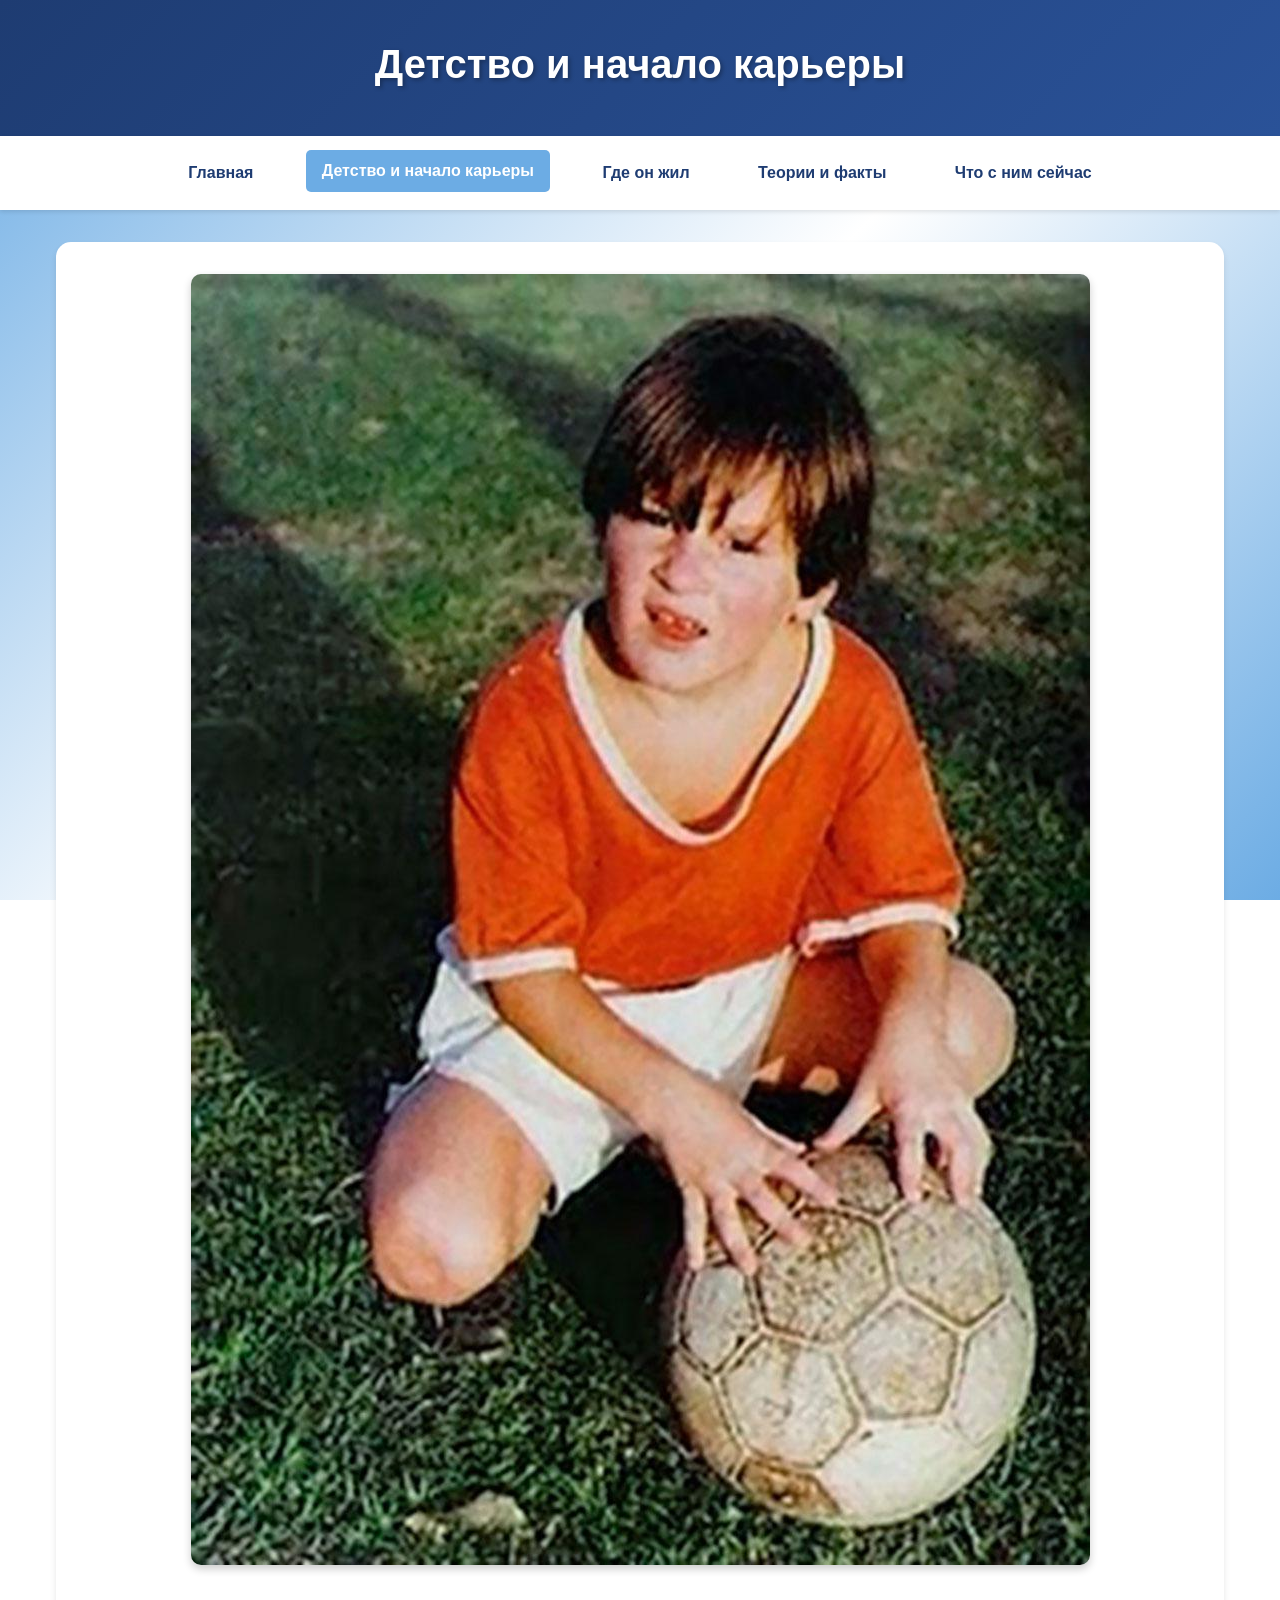
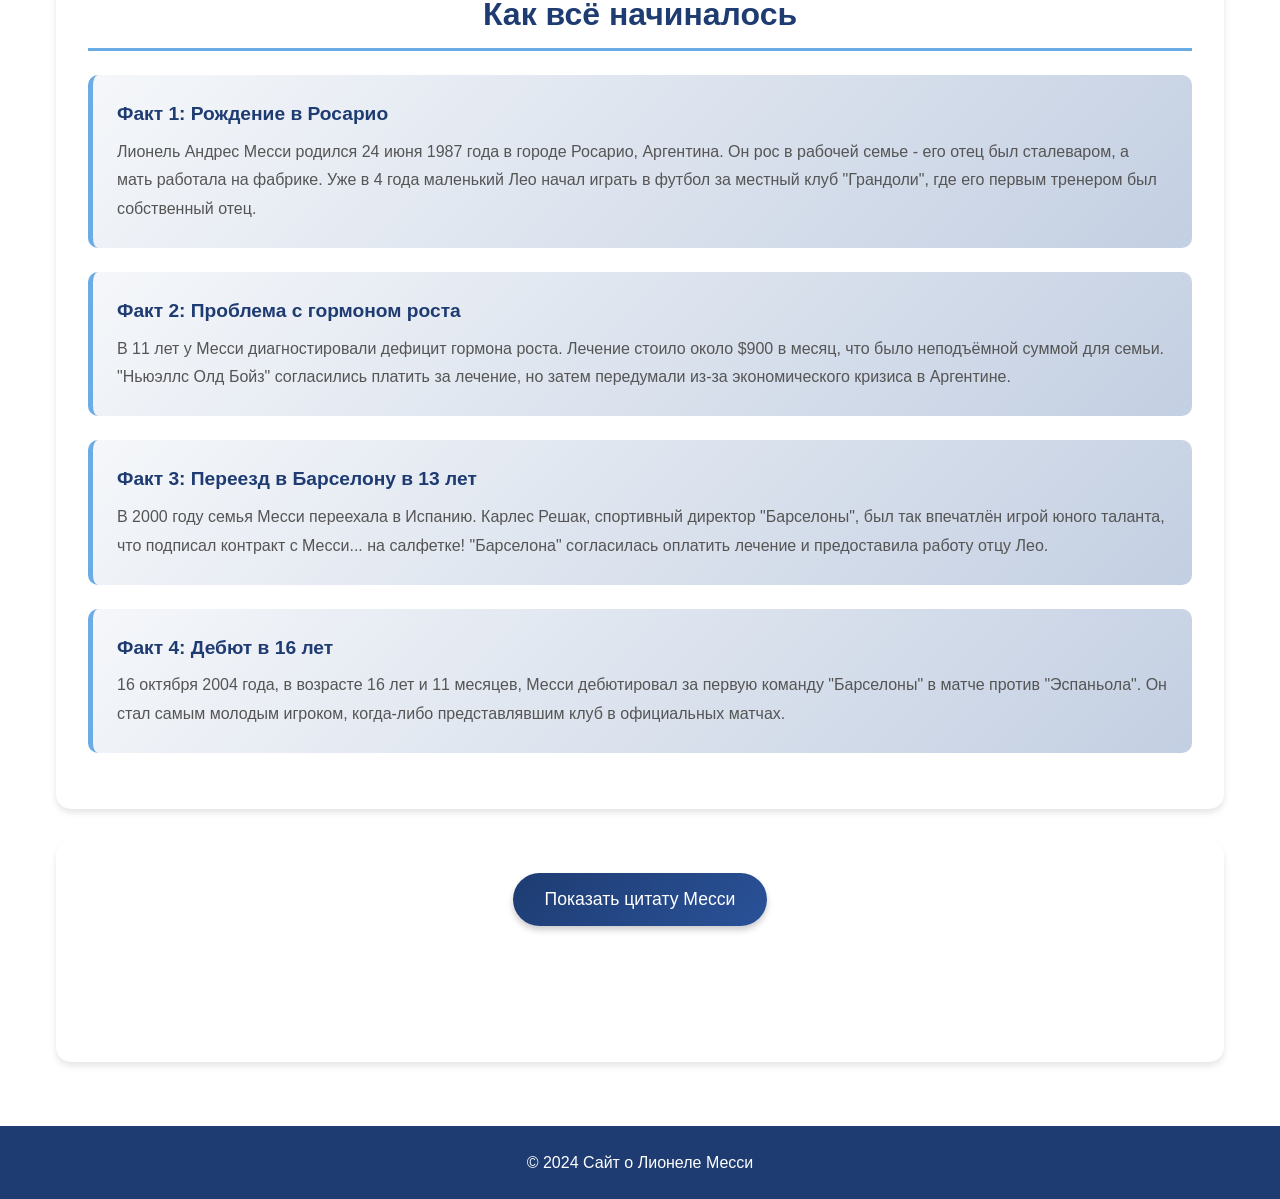
<file: childhood.html>
<!DOCTYPE html>
<html lang="ru">
<head>
    <meta charset="UTF-8">
    <meta name="viewport" content="width=device-width, initial-scale=1.0">
    <title>Детство и начало карьеры - Месси</title>
    <link rel="stylesheet" href="style.css">
</head>
<body>
    <header class="page-header">
        <h1>Детство и начало карьеры</h1>
    </header>

    <nav class="main-nav">
        <a href="index.html">Главная</a>
        <a href="childhood.html" class="active">Детство и начало карьеры</a>
        <a href="life.html">Где он жил</a>
        <a href="theories.html">Теории и факты</a>
        <a href="current.html">Что с ним сейчас</a>
    </nav>

    <main class="container">
        <section class="content-section">
            <img src="mm.jpeg" alt="Месси в детстве" class="content-image">
            
            <h2>Как всё начиналось</h2>
            
            <div class="fact-box">
                <h3>Факт 1: Рождение в Росарио</h3>
                <p>Лионель Андрес Месси родился 24 июня 1987 года в городе Росарио, Аргентина. Он рос в рабочей семье - его отец был сталеваром, а мать работала на фабрике. Уже в 4 года маленький Лео начал играть в футбол за местный клуб "Грандоли", где его первым тренером был собственный отец.</p>
            </div>

            <div class="fact-box">
                <h3>Факт 2: Проблема с гормоном роста</h3>
                <p>В 11 лет у Месси диагностировали дефицит гормона роста. Лечение стоило около $900 в месяц, что было неподъёмной суммой для семьи. "Ньюэллс Олд Бойз" согласились платить за лечение, но затем передумали из-за экономического кризиса в Аргентине.</p>
            </div>

            <div class="fact-box">
                <h3>Факт 3: Переезд в Барселону в 13 лет</h3>
                <p>В 2000 году семья Месси переехала в Испанию. Карлес Решак, спортивный директор "Барселоны", был так впечатлён игрой юного таланта, что подписал контракт с Месси... на салфетке! "Барселона" согласилась оплатить лечение и предоставила работу отцу Лео.</p>
            </div>

            <div class="fact-box">
                <h3>Факт 4: Дебют в 16 лет</h3>
                <p>16 октября 2004 года, в возрасте 16 лет и 11 месяцев, Месси дебютировал за первую команду "Барселоны" в матче против "Эспаньола". Он стал самым молодым игроком, когда-либо представлявшим клуб в официальных матчах.</p>
            </div>
        </section>

        <div class="quote-section">
            <button class="quote-btn" onclick="showQuote()">Показать цитату Месси</button>
            <div id="quote-display" class="quote-display"></div>
        </div>
    </main>

    <footer>
        <p>&copy; 2024 Сайт о Лионеле Месси</p>
    </footer>

    <script src="script.js"></script>
</body>
</html>
</file>
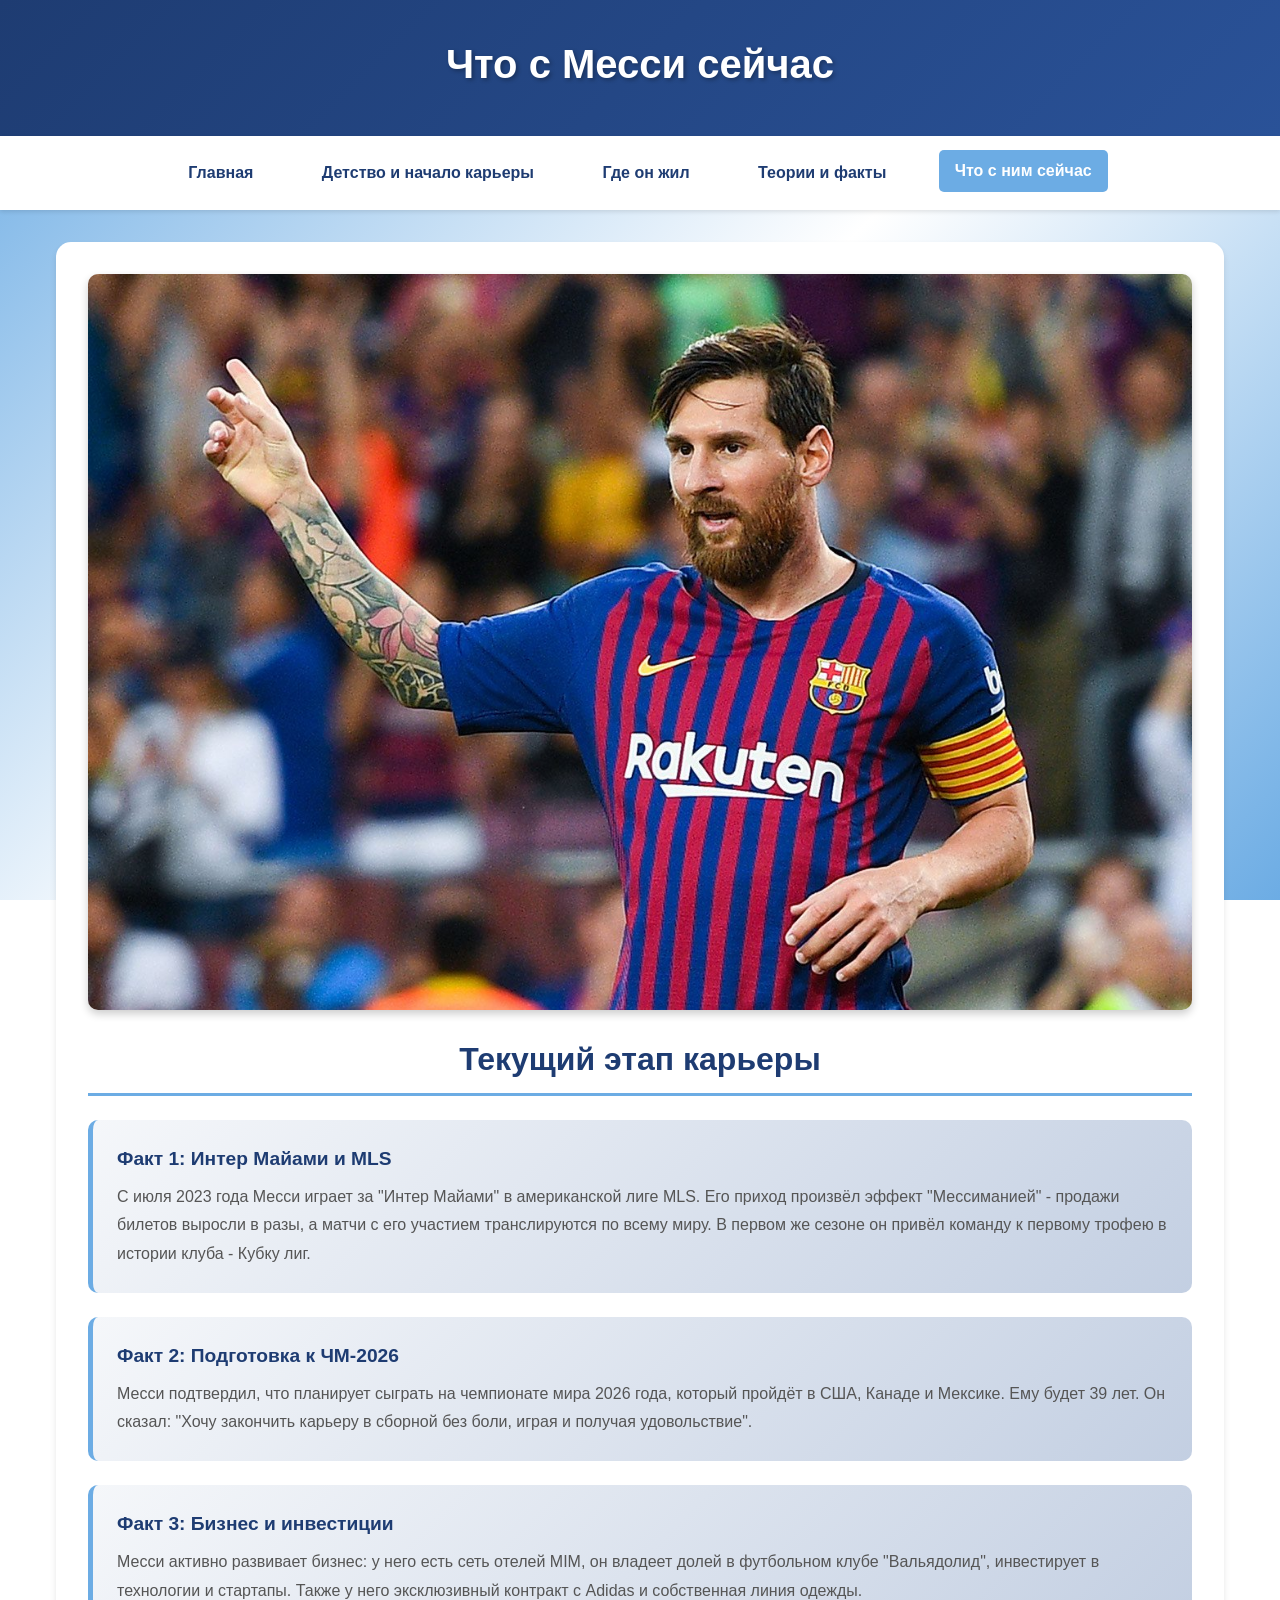
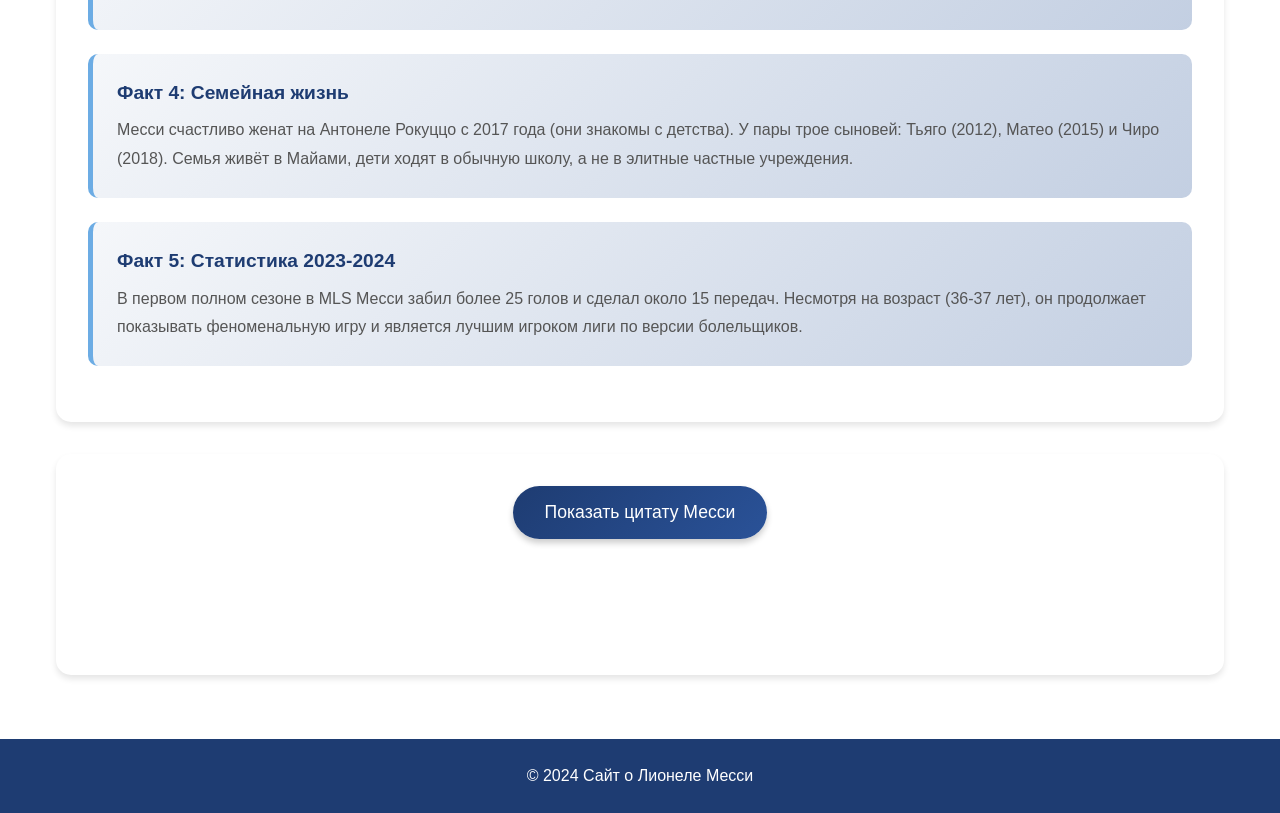
<file: current.html>
<!DOCTYPE html>
<html lang="ru">
<head>
    <meta charset="UTF-8">
    <meta name="viewport" content="width=device-width, initial-scale=1.0">
    <title>Что с Месси сейчас - 2024</title>
    <link rel="stylesheet" href="style.css">
</head>
<body>
    <header class="page-header">
        <h1>Что с Месси сейчас</h1>
    </header>

    <nav class="main-nav">
        <a href="index.html">Главная</a>
        <a href="childhood.html">Детство и начало карьеры</a>
        <a href="life.html">Где он жил</a>
        <a href="theories.html">Теории и факты</a>
        <a href="current.html" class="active">Что с ним сейчас</a>
    </nav>

    <main class="container">
        <section class="content-section">
            <img src="phe.jpg" alt="Месси в Интер Майами" class="content-image">
            
            <h2>Текущий этап карьеры</h2>
            
            <div class="fact-box">
                <h3>Факт 1: Интер Майами и MLS</h3>
                <p>С июля 2023 года Месси играет за "Интер Майами" в американской лиге MLS. Его приход произвёл эффект "Мессиманией" - продажи билетов выросли в разы, а матчи с его участием транслируются по всему миру. В первом же сезоне он привёл команду к первому трофею в истории клуба - Кубку лиг.</p>
            </div>

            <div class="fact-box">
                <h3>Факт 2: Подготовка к ЧМ-2026</h3>
                <p>Месси подтвердил, что планирует сыграть на чемпионате мира 2026 года, который пройдёт в США, Канаде и Мексике. Ему будет 39 лет. Он сказал: "Хочу закончить карьеру в сборной без боли, играя и получая удовольствие".</p>
            </div>

            <div class="fact-box">
                <h3>Факт 3: Бизнес и инвестиции</h3>
                <p>Месси активно развивает бизнес: у него есть сеть отелей MIM, он владеет долей в футбольном клубе "Вальядолид", инвестирует в технологии и стартапы. Также у него эксклюзивный контракт с Adidas и собственная линия одежды.</p>
            </div>

            <div class="fact-box">
                <h3>Факт 4: Семейная жизнь</h3>
                <p>Месси счастливо женат на Антонеле Рокуццо с 2017 года (они знакомы с детства). У пары трое сыновей: Тьяго (2012), Матео (2015) и Чиро (2018). Семья живёт в Майами, дети ходят в обычную школу, а не в элитные частные учреждения.</p>
            </div>

            <div class="fact-box">
                <h3>Факт 5: Статистика 2023-2024</h3>
                <p>В первом полном сезоне в MLS Месси забил более 25 голов и сделал около 15 передач. Несмотря на возраст (36-37 лет), он продолжает показывать феноменальную игру и является лучшим игроком лиги по версии болельщиков.</p>
            </div>
        </section>

        <div class="quote-section">
            <button class="quote-btn" onclick="showQuote()">Показать цитату Месси</button>
            <div id="quote-display" class="quote-display"></div>
        </div>
    </main>

    <footer>
        <p>&copy; 2024 Сайт о Лионеле Месси</p>
    </footer>

    <script src="script.js"></script>
</body>
</html>
</file>
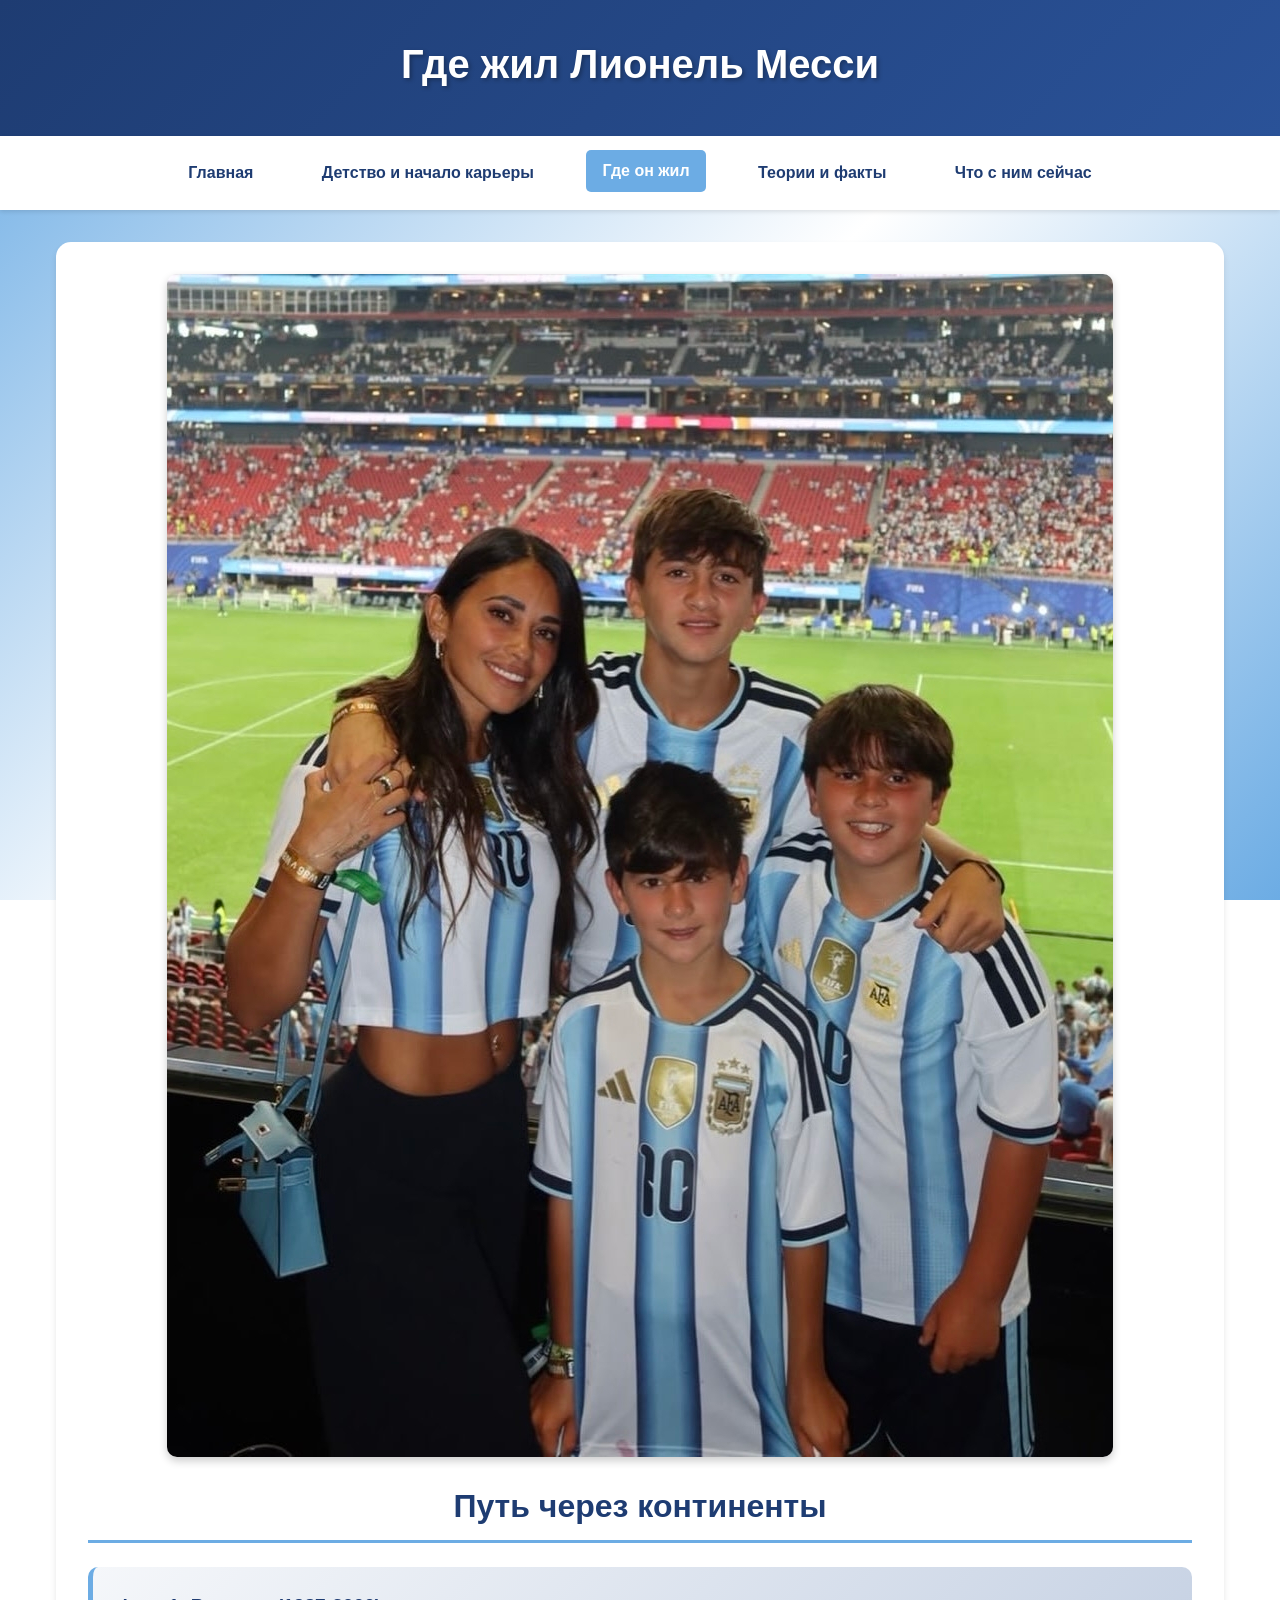
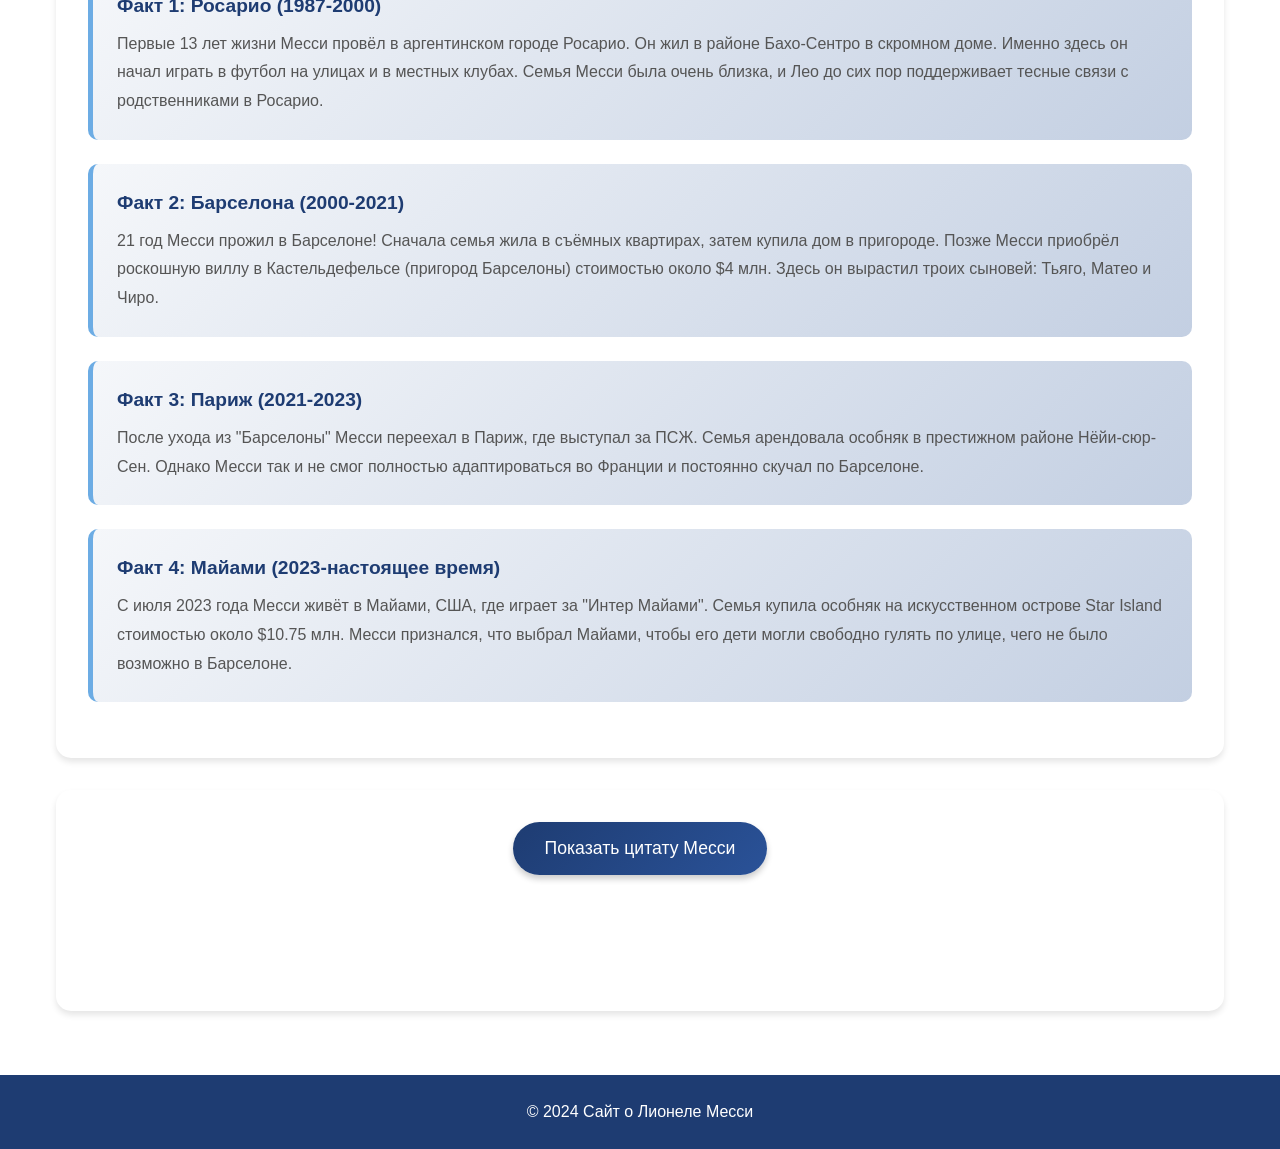
<file: life.html>
<!DOCTYPE html>
<html lang="ru">
<head>
    <meta charset="UTF-8">
    <meta name="viewport" content="width=device-width, initial-scale=1.0">
    <title>Где жил Месси - География жизни</title>
    <link rel="stylesheet" href="style.css">
</head>
<body>
    <header class="page-header">
        <h1>Где жил Лионель Месси</h1>
    </header>

    <nav class="main-nav">
        <a href="index.html">Главная</a>
        <a href="childhood.html">Детство и начало карьеры</a>
        <a href="life.html" class="active">Где он жил</a>
        <a href="theories.html">Теории и факты</a>
        <a href="current.html">Что с ним сейчас</a>
    </nav>

    <main class="container">
        <section class="content-section">
            <img src="JJHH.jpg" alt="Месси" class="content-image">
            
            <h2>Путь через континенты</h2>
            
            <div class="fact-box">
                <h3>Факт 1: Росарио (1987-2000)</h3>
                <p>Первые 13 лет жизни Месси провёл в аргентинском городе Росарио. Он жил в районе Бахо-Сентро в скромном доме. Именно здесь он начал играть в футбол на улицах и в местных клубах. Семья Месси была очень близка, и Лео до сих пор поддерживает тесные связи с родственниками в Росарио.</p>
            </div>

            <div class="fact-box">
                <h3>Факт 2: Барселона (2000-2021)</h3>
                <p>21 год Месси прожил в Барселоне! Сначала семья жила в съёмных квартирах, затем купила дом в пригороде. Позже Месси приобрёл роскошную виллу в Кастельдефельсе (пригород Барселоны) стоимостью около $4 млн. Здесь он вырастил троих сыновей: Тьяго, Матео и Чиро.</p>
            </div>

            <div class="fact-box">
                <h3>Факт 3: Париж (2021-2023)</h3>
                <p>После ухода из "Барселоны" Месси переехал в Париж, где выступал за ПСЖ. Семья арендовала особняк в престижном районе Нёйи-сюр-Сен. Однако Месси так и не смог полностью адаптироваться во Франции и постоянно скучал по Барселоне.</p>
            </div>

            <div class="fact-box">
                <h3>Факт 4: Майами (2023-настоящее время)</h3>
                <p>С июля 2023 года Месси живёт в Майами, США, где играет за "Интер Майами". Семья купила особняк на искусственном острове Star Island стоимостью около $10.75 млн. Месси признался, что выбрал Майами, чтобы его дети могли свободно гулять по улице, чего не было возможно в Барселоне.</p>
            </div>
        </section>

        <div class="quote-section">
            <button class="quote-btn" onclick="showQuote()">Показать цитату Месси</button>
            <div id="quote-display" class="quote-display"></div>
        </div>
    </main>

    <footer>
        <p>&copy; 2024 Сайт о Лионеле Месси</p>
    </footer>

    <script src="script.js"></script>
</body>
</html>
</file>
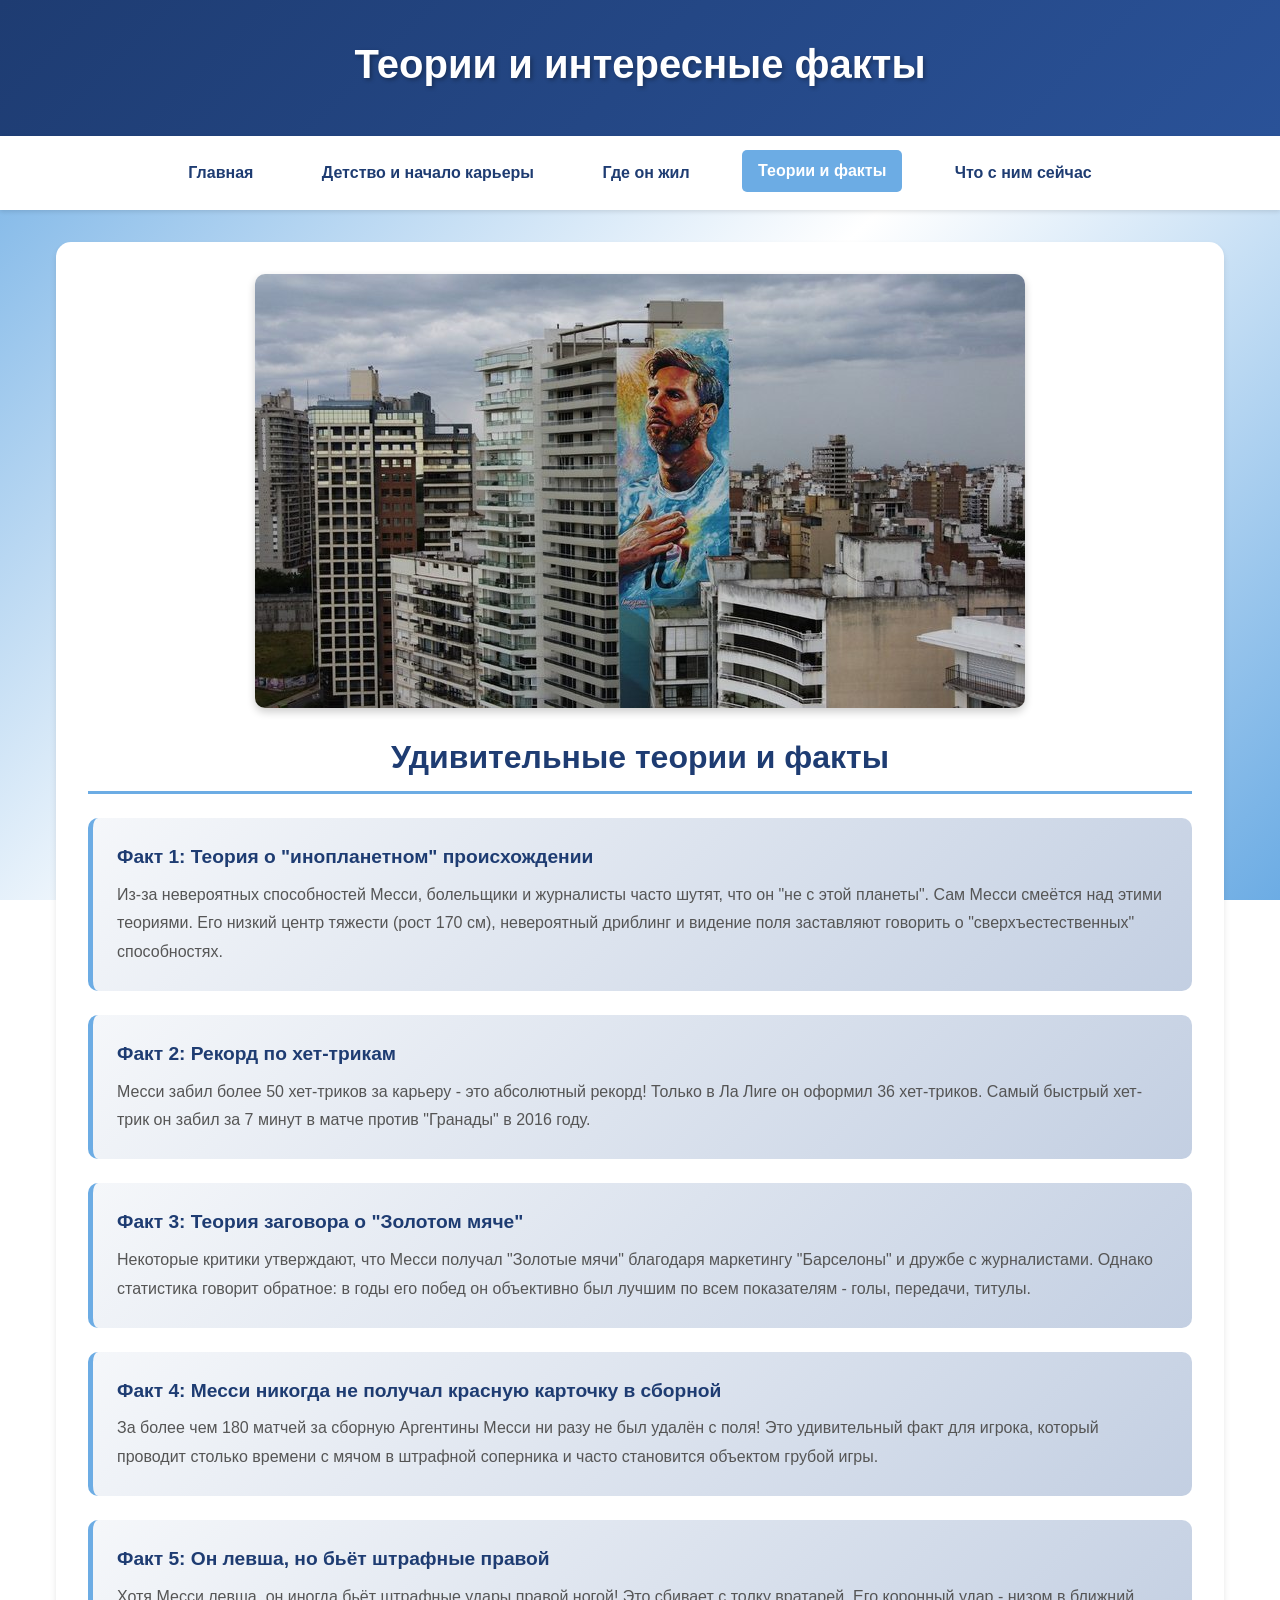
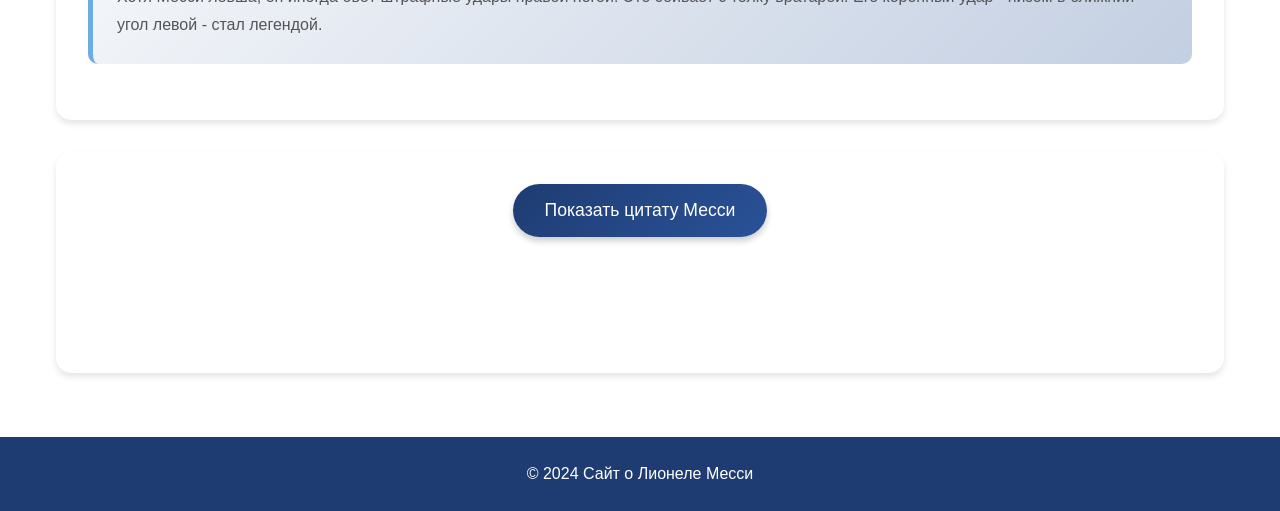
<file: theories.html>
<!DOCTYPE html>
<html lang="ru">
<head>
    <meta charset="UTF-8">
    <meta name="viewport" content="width=device-width, initial-scale=1.0">
    <title>Теории и интересные факты - Месси</title>
    <link rel="stylesheet" href="style.css">
</head>
<body>
    <header class="page-header">
        <h1>Теории и интересные факты</h1>
    </header>

    <nav class="main-nav">
        <a href="index.html">Главная</a>
        <a href="childhood.html">Детство и начало карьеры</a>
        <a href="life.html">Где он жил</a>
        <a href="theories.html" class="active">Теории и факты</a>
        <a href="current.html">Что с ним сейчас</a>
    </nav>

    <main class="container">
        <section class="content-section">
            <img src="Xs.jpg" alt="Месси играет" class="content-image">
            
            <h2>Удивительные теории и факты</h2>
            
            <div class="fact-box">
                <h3>Факт 1: Теория о "инопланетном" происхождении</h3>
                <p>Из-за невероятных способностей Месси, болельщики и журналисты часто шутят, что он "не с этой планеты". Сам Месси смеётся над этими теориями. Его низкий центр тяжести (рост 170 см), невероятный дриблинг и видение поля заставляют говорить о "сверхъестественных" способностях.</p>
            </div>

            <div class="fact-box">
                <h3>Факт 2: Рекорд по хет-трикам</h3>
                <p>Месси забил более 50 хет-триков за карьеру - это абсолютный рекорд! Только в Ла Лиге он оформил 36 хет-триков. Самый быстрый хет-трик он забил за 7 минут в матче против "Гранады" в 2016 году.</p>
            </div>

            <div class="fact-box">
                <h3>Факт 3: Теория заговора о "Золотом мяче"</h3>
                <p>Некоторые критики утверждают, что Месси получал "Золотые мячи" благодаря маркетингу "Барселоны" и дружбе с журналистами. Однако статистика говорит обратное: в годы его побед он объективно был лучшим по всем показателям - голы, передачи, титулы.</p>
            </div>

            <div class="fact-box">
                <h3>Факт 4: Месси никогда не получал красную карточку в сборной</h3>
                <p>За более чем 180 матчей за сборную Аргентины Месси ни разу не был удалён с поля! Это удивительный факт для игрока, который проводит столько времени с мячом в штрафной соперника и часто становится объектом грубой игры.</p>
            </div>

            <div class="fact-box">
                <h3>Факт 5: Он левша, но бьёт штрафные правой</h3>
                <p>Хотя Месси левша, он иногда бьёт штрафные удары правой ногой! Это сбивает с толку вратарей. Его коронный удар - низом в ближний угол левой - стал легендой.</p>
            </div>
        </section>

        <div class="quote-section">
            <button class="quote-btn" onclick="showQuote()">Показать цитату Месси</button>
            <div id="quote-display" class="quote-display"></div>
        </div>
    </main>

    <footer>
        <p>&copy; 2024 Сайт о Лионеле Месси</p>
    </footer>

    <script src="script.js"></script>
</body>
</html>
</file>
<file: style.css>
* {
    margin: 0;
    padding: 0;
    box-sizing: border-box;
}

body {
    font-family: 'Segoe UI', Tahoma, Geneva, Verdana, sans-serif;
    background: linear-gradient(135deg, #6CACE4 0%, #FFFFFF 50%, #6CACE4 100%);
    background-attachment: fixed;
    color: #333;
    line-height: 1.6;
    min-height: 100vh;
}

/* Заголовки страниц */
.main-header, .page-header {
    background: linear-gradient(135deg, #1e3c72 0%, #2a5298 100%);
    color: white;
    text-align: center;
    padding: 2rem 1rem;
    box-shadow: 0 4px 6px rgba(0,0,0,0.1);
}

.main-header h1, .page-header h1 {
    font-size: 2.5rem;
    margin-bottom: 0.5rem;
    text-shadow: 2px 2px 4px rgba(0,0,0,0.3);
}

.subtitle {
    font-size: 1.2rem;
    opacity: 0.9;
}

/* Навигация */
.main-nav {
    background: white;
    padding: 1rem;
    text-align: center;
    box-shadow: 0 2px 4px rgba(0,0,0,0.1);
    position: sticky;
    top: 0;
    z-index: 100;
}

.main-nav a {
    color: #1e3c72;
    text-decoration: none;
    margin: 0 1rem;
    padding: 0.5rem 1rem;
    border-radius: 5px;
    transition: all 0.3s;
    font-weight: 600;
    display: inline-block;
}

.main-nav a:hover, .main-nav a.active {
    background: #6CACE4;
    color: white;
    transform: translateY(-2px);
}

/* Контейнер */
.container {
    max-width: 1200px;
    margin: 0 auto;
    padding: 2rem 1rem;
}

/* Hero секция */
.hero {
    background: white;
    padding: 2rem;
    border-radius: 15px;
    text-align: center;
    margin-bottom: 2rem;
    box-shadow: 0 4px 6px rgba(0,0,0,0.1);
}

.hero-image {
    max-width: 400px;
    width: 100%;
    border-radius: 10px;
    margin-bottom: 1rem;
    box-shadow: 0 4px 8px rgba(0,0,0,0.2);
}

.hero h2 {
    color: #1e3c72;
    margin-bottom: 1rem;
    font-size: 2rem;
}

/* Сетка фактов */
.facts-grid {
    display: grid;
    grid-template-columns: repeat(auto-fit, minmax(300px, 1fr));
    gap: 1.5rem;
    margin-bottom: 2rem;
}

.fact-card {
    background: white;
    padding: 1.5rem;
    border-radius: 10px;
    text-align: center;
    box-shadow: 0 4px 6px rgba(0,0,0,0.1);
    border-top: 4px solid #6CACE4;
    transition: transform 0.3s;
}

.fact-card:hover {
    transform: translateY(-5px);
}

.fact-card h3 {
    color: #1e3c72;
    margin-bottom: 0.5rem;
    font-size: 1.3rem;
}

/* Секция контента */
.content-section {
    background: white;
    padding: 2rem;
    border-radius: 15px;
    box-shadow: 0 4px 6px rgba(0,0,0,0.1);
    margin-bottom: 2rem;
}

.content-image {
    max-width: 100%;
    height: auto;
    border-radius: 10px;
    margin-bottom: 1.5rem;
    display: block;
    margin-left: auto;
    margin-right: auto;
    box-shadow: 0 4px 8px rgba(0,0,0,0.2);
}

.content-section h2 {
    color: #1e3c72;
    margin-bottom: 1.5rem;
    font-size: 2rem;
    text-align: center;
    border-bottom: 3px solid #6CACE4;
    padding-bottom: 0.5rem;
}

/* Блоки фактов */
.fact-box {
    background: linear-gradient(135deg, #f5f7fa 0%, #c3cfe2 100%);
    padding: 1.5rem;
    margin-bottom: 1.5rem;
    border-radius: 10px;
    border-left: 5px solid #6CACE4;
    transition: transform 0.3s;
}

.fact-box:hover {
    transform: translateX(5px);
}

.fact-box h3 {
    color: #1e3c72;
    margin-bottom: 0.5rem;
    font-size: 1.2rem;
}

.fact-box p {
    color: #555;
    line-height: 1.8;
}

/* Секция цитат */
.quote-section {
    background: white;
    padding: 2rem;
    border-radius: 15px;
    text-align: center;
    box-shadow: 0 4px 6px rgba(0,0,0,0.1);
    margin-top: 2rem;
}

.quote-btn {
    background: linear-gradient(135deg, #1e3c72 0%, #2a5298 100%);
    color: white;
    border: none;
    padding: 1rem 2rem;
    font-size: 1.1rem;
    border-radius: 50px;
    cursor: pointer;
    transition: all 0.3s;
    box-shadow: 0 4px 6px rgba(0,0,0,0.2);
}

.quote-btn:hover {
    transform: translateY(-3px);
    box-shadow: 0 6px 12px rgba(0,0,0,0.3);
    background: linear-gradient(135deg, #2a5298 0%, #1e3c72 100%);
}

.quote-display {
    margin-top: 1.5rem;
    padding: 1.5rem;
    background: linear-gradient(135deg, #6CACE4 0%, #FFFFFF 100%);
    border-radius: 10px;
    font-style: italic;
    font-size: 1.2rem;
    color: #1e3c72;
    min-height: 80px;
    display: flex;
    align-items: center;
    justify-content: center;
    opacity: 0;
    transition: opacity 0.5s;
}

.quote-display.show {
    opacity: 1;
}

/* Футер */
footer {
    background: #1e3c72;
    color: white;
    text-align: center;
    padding: 1.5rem;
    margin-top: 2rem;
}

/* Адаптивность */
@media (max-width: 768px) {
    .main-header h1, .page-header h1 {
        font-size: 1.8rem;
    }
    
    .main-nav a {
        display: block;
        margin: 0.5rem 0;
    }
    
    .hero h2 {
        font-size: 1.5rem;
    }
    
    .content-section h2 {
        font-size: 1.5rem;
    }
}
</file>
